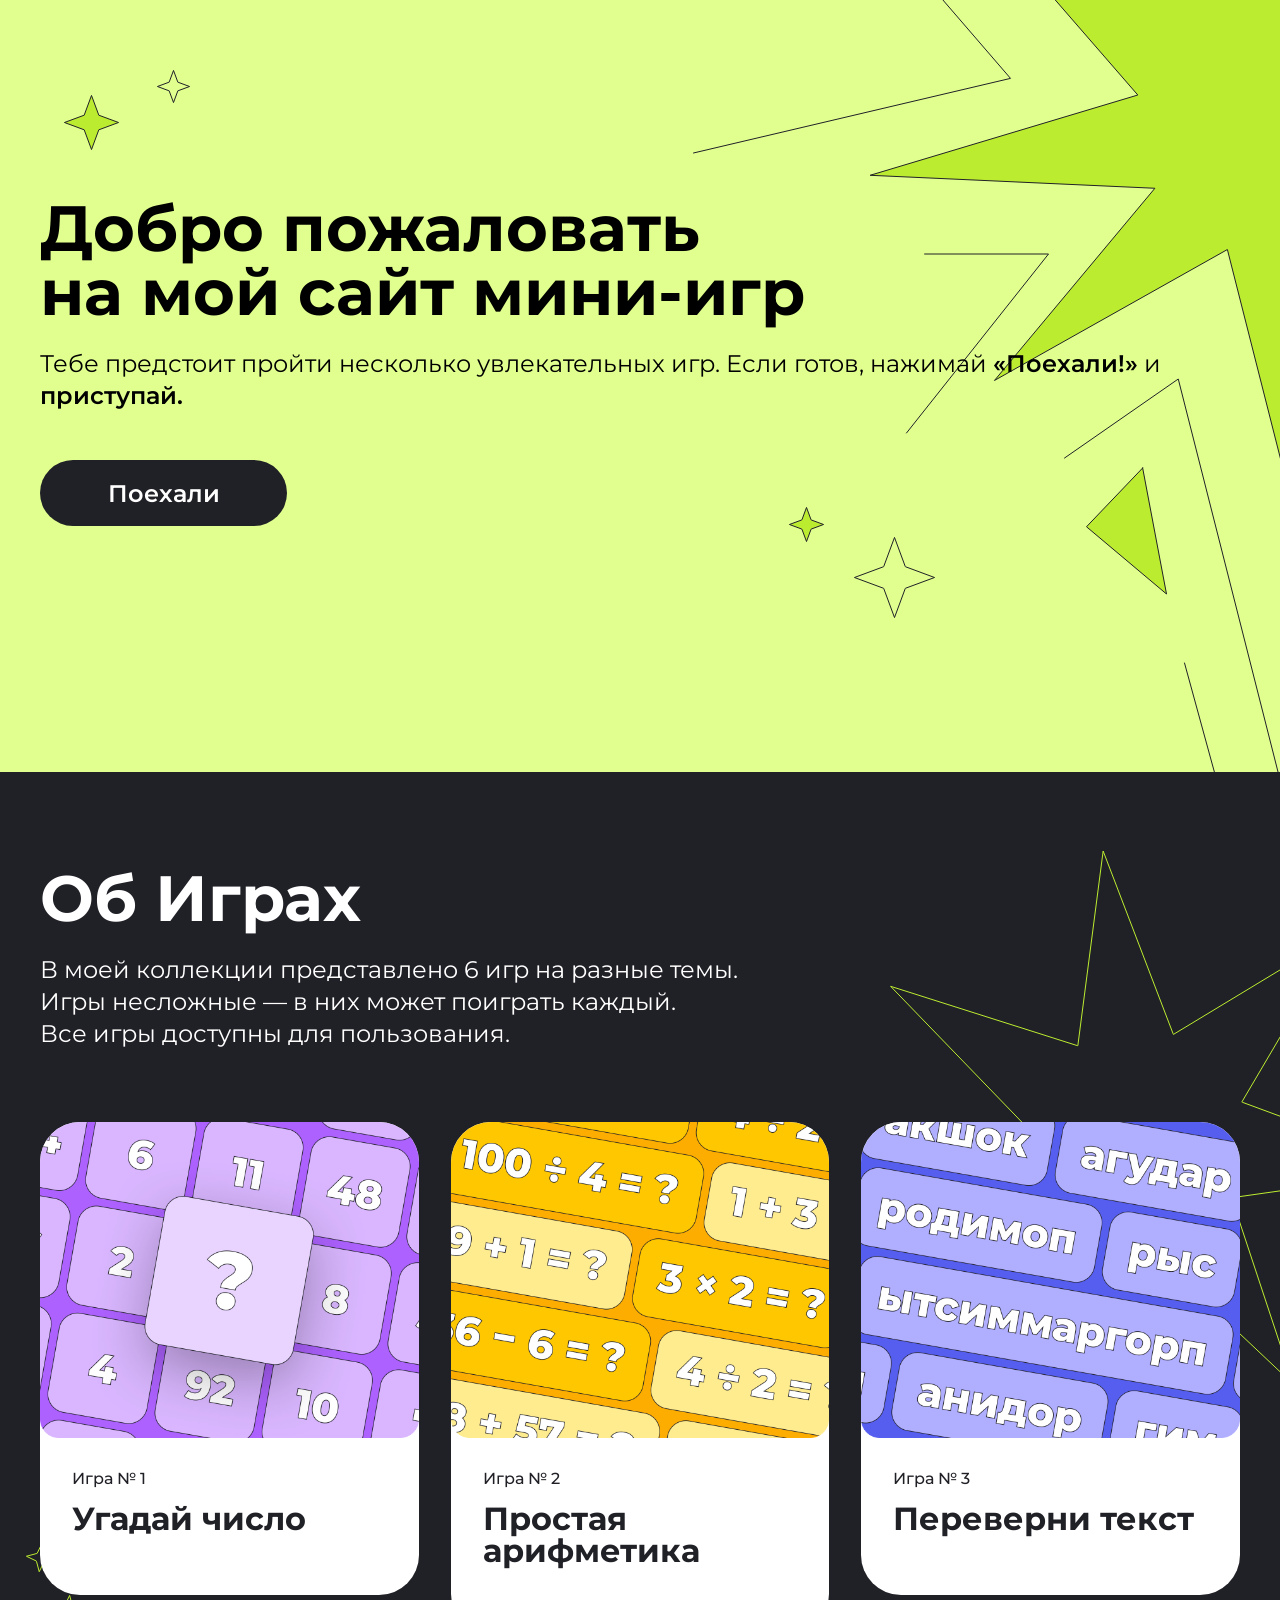
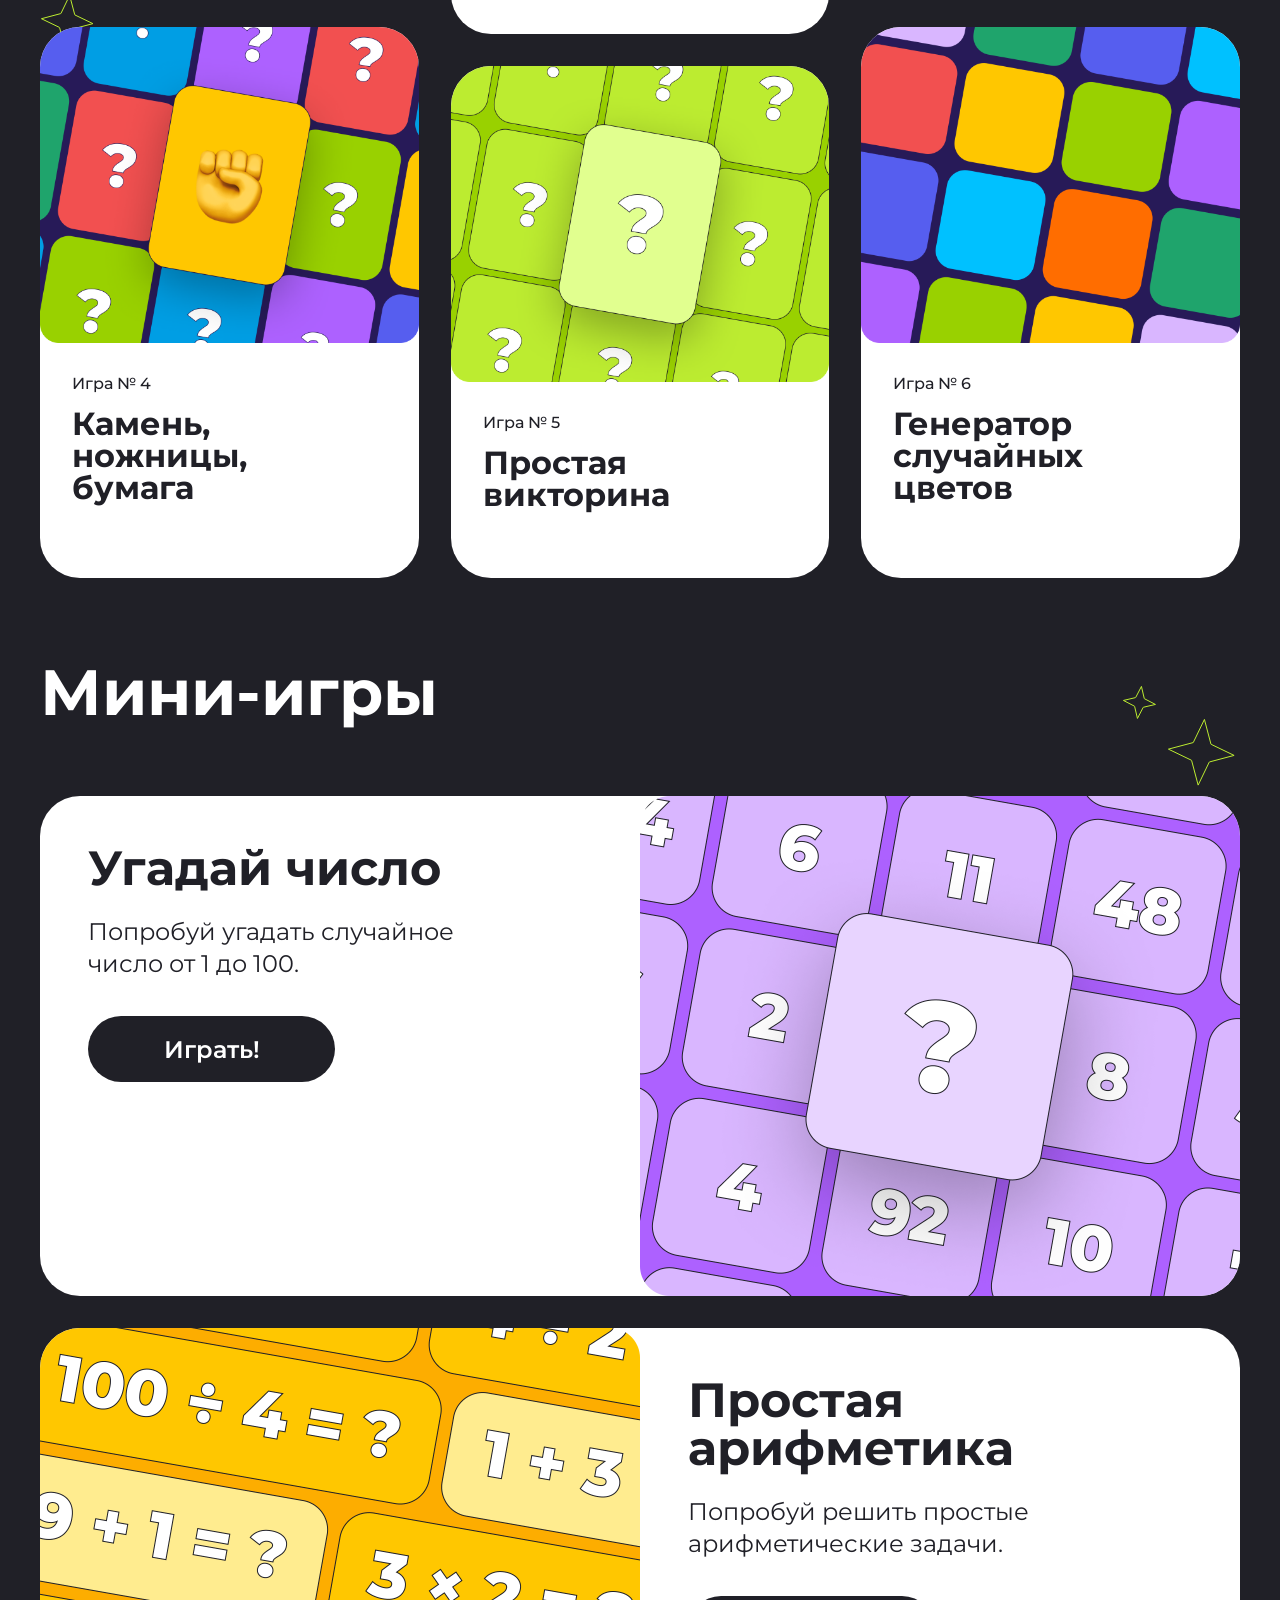
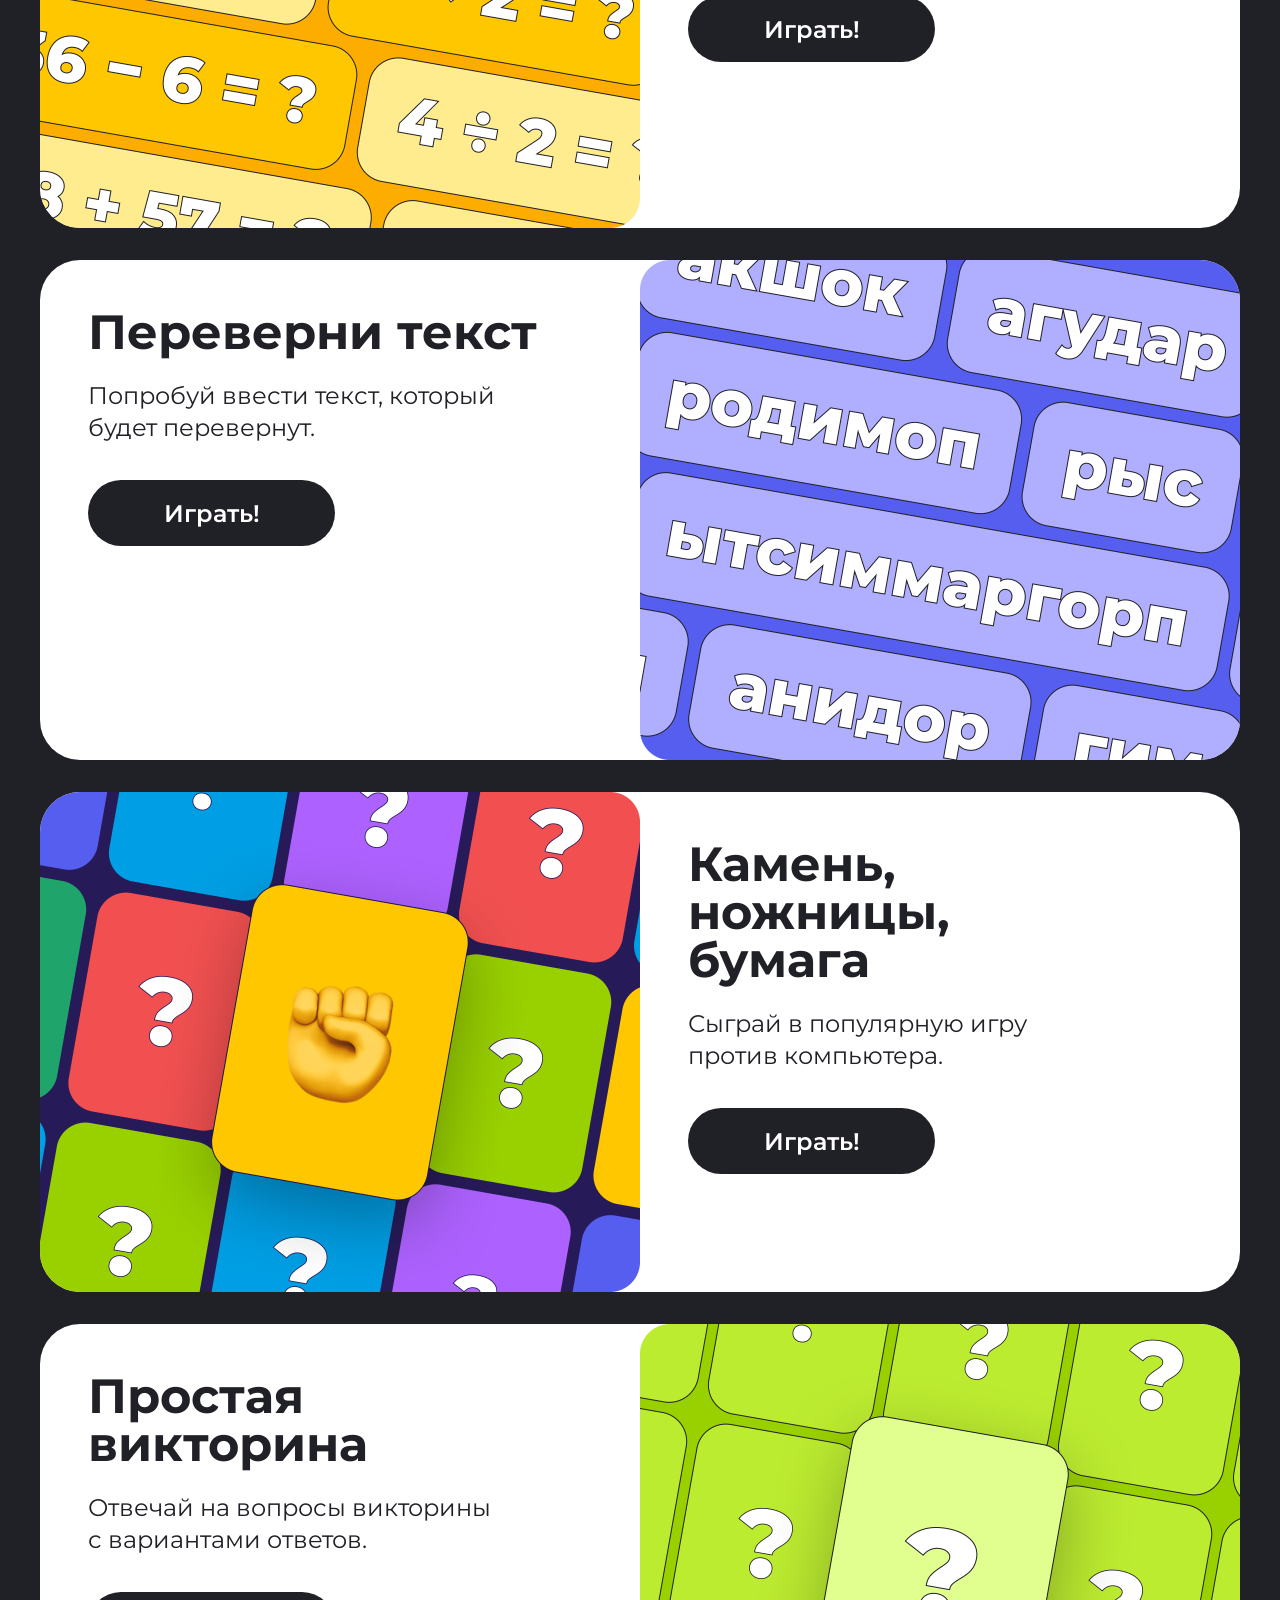
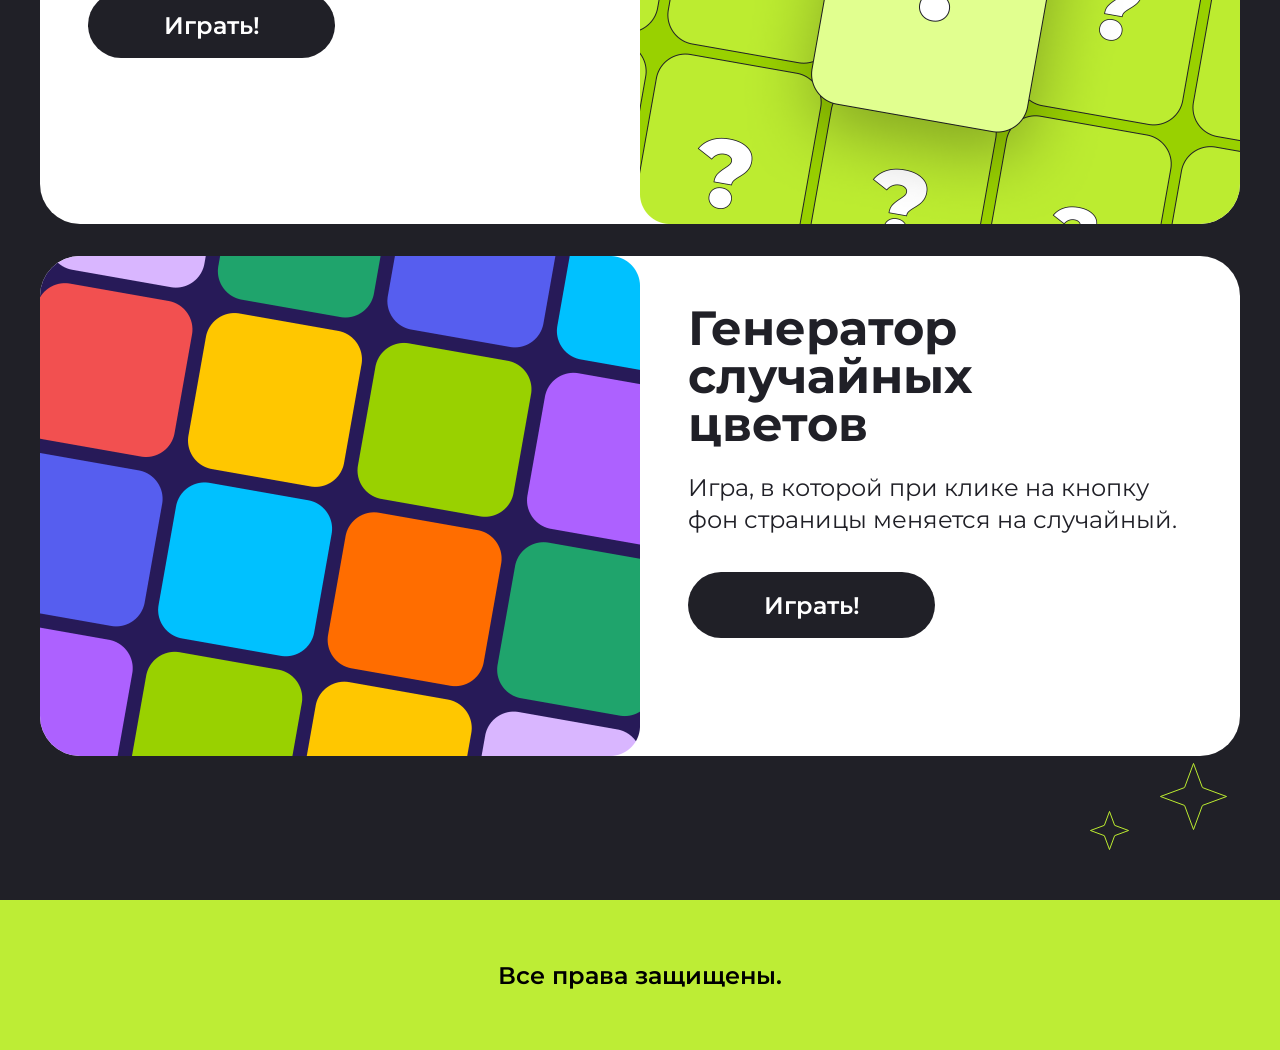
<file: index.html>
<!DOCTYPE html>
<html lang="en">
<head>
    <meta charset="UTF-8">
    <meta name="viewport" content="width=device-width, initial-scale=1.0">
    <link rel="stylesheet" type="text/css" href="./style.css">
    <link rel="preconnect" href="https://fonts.googleapis.com">
    <link rel="preconnect" href="https://fonts.gstatic.com" crossorigin>
    <link href="https://fonts.googleapis.com/css2?family=Montserrat:ital,wght@0,100..900;1,100..900&display=swap" rel="stylesheet">
    <title>Mini-games</title>
</head>
<body>
    <div class="header center">
        <div class="header__star header__star1"><svg width="35" height="35" viewBox="0 0 35 35" fill="none" xmlns="http://www.w3.org/2000/svg"><path d="M21.7578 12.9473L21.8379 13.1621L22.0527 13.2422L33.5586 17.5L22.0527 21.7578L21.8379 21.8379L21.7578 22.0527L17.5 33.5586L13.2422 22.0527L13.1621 21.8379L12.9473 21.7578L1.44043 17.5L12.9473 13.2422L13.1621 13.1621L13.2422 12.9473L17.5 1.44043L21.7578 12.9473Z" stroke="#202027"/></svg></div>
        <div class="header__star header__star2"><svg width="57" height="57" viewBox="0 0 57 57" fill="none" xmlns="http://www.w3.org/2000/svg"><path d="M35.7285 20.9756L35.8086 21.1914L36.0244 21.2715L55.5586 28.5L36.0244 35.7285L35.8086 35.8086L35.7285 36.0244L28.5 55.5586L21.2715 36.0244L21.1914 35.8086L20.9756 35.7285L1.44043 28.5L20.9756 21.2715L21.1914 21.1914L21.2715 20.9756L28.5 1.44043L35.7285 20.9756Z" fill="#BCEC30" stroke="#202027"/></svg></div>
        <div class="header__star header__star3"><svg width="37" height="37" viewBox="0 0 37 37" fill="none" xmlns="http://www.w3.org/2000/svg"><path d="M23.0273 13.6768L23.1074 13.8926L23.3232 13.9727L35.5586 18.5L23.3232 23.0273L23.1074 23.1074L23.0273 23.3232L18.5 35.5586L13.9727 23.3232L13.8926 23.1074L13.6768 23.0273L1.44043 18.5L13.6768 13.9727L13.8926 13.8926L13.9727 13.6768L18.5 1.44043L23.0273 13.6768Z" fill="#BCEC30" stroke="#202027"/></svg></div>
        <div class="header__star header__star4"><svg width="83" height="83" viewBox="0 0 83 83" fill="none" xmlns="http://www.w3.org/2000/svg"><path d="M52.2402 30.4648L52.3193 30.6807L52.5352 30.7598L81.5586 41.5L52.5352 52.2402L52.3193 52.3193L52.2402 52.5352L41.5 81.5586L30.7598 52.5352L30.6807 52.3193L30.4648 52.2402L1.44043 41.5L30.4648 30.7598L30.6807 30.6807L30.7598 30.4648L41.5 1.44043L52.2402 30.4648Z" stroke="#202027"/></svg></div>
        <div class="header__star header__bigstar"><svg width="587" height="798" viewBox="0 0 587 798" fill="none" xmlns="http://www.w3.org/2000/svg"><path d="M241.293 -10L317.5 78.3799L0.5 153" stroke="#202027" stroke-linecap="round"/><path d="M708.182 48.4061C717.611 51.031 980.016 161.965 980.016 161.965L701.611 191.848L877.494 417.66L629.536 263.412L604.272 524.856L534.384 249.531L301.438 380.493L461.905 188.266L177.13 175.289L444.803 95.0267L245.904 -134.041L525.536 -2.49639L589.531 -256.31L618.268 -1.9517L872.98 -177.398L708.182 48.4061Z" fill="#BCEC30" stroke="#202027" stroke-miterlimit="10" stroke-linecap="round"/><path d="M231.582 254H355.5L213.5 433" stroke="#202027" stroke-linecap="round"/><path d="M371.5 458.046L485.26 379L591.382 797" stroke="#202027" stroke-linecap="round"/><path d="M449.659 468L393.5 526.765L473.5 594L449.659 468Z" fill="#BCEC30" stroke="#202027" stroke-linecap="round"/><path d="M491.5 663L525.5 787" stroke="#202027" stroke-linecap="round"/></svg></div>  
        <div class="header__star header__star1Mob"><svg width="21" height="21" viewBox="0 0 21 21" fill="none" xmlns="http://www.w3.org/2000/svg"><path d="M12.8672 7.83789L12.9473 8.05273L13.1621 8.13281L19.5586 10.5L13.1621 12.8672L12.9473 12.9473L12.8672 13.1621L10.5 19.5586L8.13281 13.1621L8.05273 12.9473L7.83789 12.8672L1.44043 10.5L7.83789 8.13281L8.05273 8.05273L8.13281 7.83789L10.5 1.44043L12.8672 7.83789Z" stroke="#202027"/></svg></div>
        <div class="header__star header__star2Mob"><svg width="35" height="35" viewBox="0 0 35 35" fill="none" xmlns="http://www.w3.org/2000/svg"><path d="M21.7578 12.9473L21.8379 13.1621L22.0527 13.2422L33.5586 17.5L22.0527 21.7578L21.8379 21.8379L21.7578 22.0527L17.5 33.5586L13.2422 22.0527L13.1621 21.8379L12.9473 21.7578L1.44043 17.5L12.9473 13.2422L13.1621 13.1621L13.2422 12.9473L17.5 1.44043L21.7578 12.9473Z" fill="#BCEC30" stroke="#202027"/></svg></div>
        <div class="header__star header__star3Mob"><svg width="18" height="18" viewBox="0 0 18 18" fill="none" xmlns="http://www.w3.org/2000/svg"><path d="M10.9619 6.74316L11.042 6.95801L11.2568 7.03809L16.5586 9L11.2568 10.9619L11.042 11.042L10.9619 11.2568L9 16.5586L7.03809 11.2568L6.95801 11.042L6.74316 10.9619L1.44043 9L6.74316 7.03809L6.95801 6.95801L7.03809 6.74316L9 1.44043L10.9619 6.74316Z" fill="#BCEC30" stroke="#202027"/></svg></div>
        <div class="header__star header__star4Mob"><svg width="39" height="41" viewBox="0 0 39 41" fill="none" xmlns="http://www.w3.org/2000/svg"><path d="M24.2949 15.1289L24.3711 15.3457L24.5859 15.4287L37.6201 20.5L24.5859 25.5713L24.3711 25.6543L24.2949 25.8711L19.5 39.4932L14.7051 25.8711L14.6289 25.6543L14.4141 25.5713L1.37891 20.5L14.4141 15.4287L14.6289 15.3457L14.7051 15.1289L19.5 1.50586L24.2949 15.1289Z" stroke="#202027"/></svg></div>
        <div class="header__star header__bigstarMob"><svg width="160" height="155" viewBox="0 0 160 155" fill="none" xmlns="http://www.w3.org/2000/svg"><path d="M163.245 10.1084C166.091 10.8901 245.303 43.9262 245.303 43.9262L161.261 52.8255L214.355 120.072L139.504 74.1374L131.878 151.995L110.781 70.0034L40.4614 109.004L88.9017 51.7588L2.93664 47.8942L83.7388 23.992L23.6975 -44.2244L108.11 -5.0504L127.428 -80.6361L136.103 -4.88818L212.993 -57.1361L163.245 10.1084Z" fill="#BCEC30" stroke="#202027" stroke-miterlimit="10" stroke-linecap="round"/></svg></div>
        <div class="header__title">Добро пожаловать<br>на мой сайт мини-игр</div>
        <div class="header__description">Тебе предстоит пройти несколько увлекательных игр. Если готов, нажимай <span>«Поехали!»</span> и <span>приступай.</span></div>
        <div class="header__btn">
            <a class="header__btn--go" href="#about-games-place">
                <span class="header__btn-link">Поехали</span>
            </a>
        </div>
    </div>
    <div class="page-wrapper"> 
        <div class="page-wrapper__bigstar"><svg width="458" height="567" viewBox="0 0 458 567" fill="none" xmlns="http://www.w3.org/2000/svg"><path d="M311.161 184.877L311.375 185.435L311.886 185.126L479.433 83.8167L380.124 252.557L379.822 253.073L380.382 253.28L564.052 321.108L370.208 348.674L369.616 348.758L369.804 349.326L431.289 535.215L288.879 400.849L288.444 400.439L288.117 400.94L181.119 564.91L197.378 369.793L197.429 369.197L196.833 369.254L1.92162 387.833L164.61 278.892L165.107 278.56L164.691 278.129L28.6394 137.326L215.247 196.597L215.817 196.778L215.894 196.186L241.151 2.02592L311.161 184.877Z" stroke="#BCEC30"/></svg></div>
        <div class="page-wrapper__star1"><svg width="32" height="32" viewBox="0 0 32 32" fill="none" xmlns="http://www.w3.org/2000/svg"><path d="M19.7299 11.9161L19.7892 12.1375L19.9965 12.2377L29.7633 16.9489L19.282 19.7301L19.0596 19.7894L18.9593 19.9966L14.2472 29.7633L11.467 19.2821L11.4077 19.0597L11.2015 18.9596L1.43379 14.2474L11.9159 11.4672L12.1374 11.4079L12.2375 11.2016L16.9487 1.43382L19.7299 11.9161Z" stroke="#BCEC30"/></svg></div>
        <div class="page-wrapper__star2"><svg width="55" height="55" viewBox="0 0 55 55" fill="none" xmlns="http://www.w3.org/2000/svg"><path d="M34.7319 20.6643L34.7912 20.8867L34.9985 20.986L52.916 29.6302L33.6877 34.7322L33.4652 34.7914L33.365 34.9987L24.7208 52.9162L19.6188 33.6878L19.5605 33.4655L19.3533 33.3653L1.43475 24.7209L20.6641 19.619L20.8865 19.5608L20.9857 19.3534L29.63 1.43493L34.7319 20.6643Z" stroke="#BCEC30"/></svg></div>
        <div class="page-wrapper__star3"><svg width="35" height="35" viewBox="0 0 35 35" fill="none" xmlns="http://www.w3.org/2000/svg"><path d="M22.2469 13.4283L22.2998 13.6524L22.5041 13.7585L33.446 19.4276L21.4491 22.2469L21.2251 22.2997L21.119 22.504L15.4488 33.4458L12.6306 21.449L12.5777 21.225L12.3734 21.1189L1.43062 15.4486L13.4284 12.6305L13.6524 12.5776L13.7585 12.3734L19.4278 1.43043L22.2469 13.4283Z" stroke="#BCEC30"/></svg></div>
        <div class="page-wrapper__star4"><svg width="69" height="69" viewBox="0 0 69 69" fill="none" xmlns="http://www.w3.org/2000/svg"><path d="M43.9327 26.0287L43.991 26.251L44.1982 26.3512L67.1165 37.4068L42.5217 43.9326L42.2993 43.9909L42.2001 44.1982L31.1435 67.1164L24.6187 42.5216L24.5595 42.2992L24.3522 42.2L1.434 31.1434L26.0287 24.6186L26.2512 24.5593L26.3514 24.3521L37.407 1.43385L43.9327 26.0287Z" stroke="#BCEC30"/></svg></div>
        <div class="page-wrapper__star5"><svg width="69" height="69" viewBox="0 0 69 69" fill="none" xmlns="http://www.w3.org/2000/svg"><path d="M43.3496 25.3555L43.4287 25.5713L43.6445 25.6504L67.5586 34.5L43.6445 43.3496L43.4287 43.4287L43.3496 43.6445L34.5 67.5586L25.6504 43.6445L25.5713 43.4287L25.3555 43.3496L1.44043 34.5L25.3555 25.6504L25.5713 25.5713L25.6504 25.3555L34.5 1.44043L43.3496 25.3555Z" stroke="#BCEC30"/></svg></div>
        <div class="page-wrapper__star6"><svg width="41" height="41" viewBox="0 0 41 41" fill="none" xmlns="http://www.w3.org/2000/svg"><path d="M25.5684 15.1367L25.6475 15.3525L25.8633 15.4316L39.5586 20.5L25.8633 25.5684L25.6475 25.6475L25.5684 25.8633L20.5 39.5586L15.4316 25.8633L15.3525 25.6475L15.1367 25.5684L1.44043 20.5L15.1367 15.4316L15.3525 15.3525L15.4316 15.1367L20.5 1.44043L25.5684 15.1367Z" stroke="#BCEC30"/></svg></div>
        <div class="about-games" id="about-games-place">
            <div class="about-games__title">Об Играх</div>
            <div class="about-games__description">В моей коллекции представлено 6 игр на разные темы.<br>Игры несложные — в них может поиграть каждый.<br>Все игры доступны для пользования.</div>
            <div class="about-games__table">
                <a href="#game1" class="about-games__game-card">
                    <img src="img/GuessNumber.png" alt="GuessNumber" class="about-games__images" loading="lazy">
                    <div class="about-games__game-number">Игра № 1</div>
                    <div class="about-games__game-title">Угадай число</div>
                </a>
                <a href="#game4" class="about-games__game-card">
                    <img src="img/RockPaper.png" alt="RockPaper" class="about-games__images" loading="lazy">
                    <div class="about-games__game-number">Игра № 4</div>
                    <div class="about-games__game-title">Камень,<br>ножницы,<br>бумага</div>
                </a>
                <a href="#game2" class="about-games__game-card">
                    <img src="img/SimpleArithmetic.png" alt="SimpleArithmetic" class="about-games__images" loading="lazy">
                    <div class="about-games__game-number">Игра № 2</div>
                    <div class="about-games__game-title">Простая<br>арифметика</div>
                </a>
                <a href="#game5" class="about-games__game-card">
                    <img src="img/SimpleQuiz.png" alt="SimpleQuiz" class="about-games__images" loading="lazy">
                    <div class="about-games__game-number">Игра № 5</div>
                    <div class="about-games__game-title">Простая<br>викторина</div>
                </a>
                <a href="#game3" class="about-games__game-card">
                    <img src="img/TurnText.png" alt="TurnText" class="about-games__images" loading="lazy">
                    <div class="about-games__game-number">Игра № 3</div>
                    <div class="about-games__game-title">Переверни текст</div>
                </a>               
                <a href="#game6" class="about-games__game-card">
                    <img src="img/ColorGenerator.png" alt="ColorGenerator" class="about-games__images" loading="lazy">
                    <div class="about-games__game-number">Игра № 6</div>
                    <div class="about-games__game-title">Генератор<br>случайных<br>цветов</div>
                </a>
            </div>
        </div>
        <div class="mini-games center">
            <div class="mini-games__title">Мини-игры</div>
            <div class="mini-games__table">
                <div class="mini-games__game-card mini-games__game-right" id="game1">
                    <div class="mini-games__content">
                        <div class="mini-games__game-title">Угадай число</div>
                        <div class="mini-games__game-description">Попробуй угадать случайное<br>число от 1 до 100.</div>
                        <button class="mini-games__btn--go" onclick="startGuessNumber()">
                            <span class="mini-games__btn-link">Играть!</span>
                        </button>
                    </div>
                    <img src="img/GuessNumber.png" alt="GuessNumber" class="mini-games__images" loading="lazy">
                </div>
                <div class="mini-games__game-card mini-games__game-left"  id="game2">
                    <img src="img/SimpleArithmetic.png" alt="SimpleArithmetic" class="mini-games__images" loading="lazy">
                    <div class="mini-games__content">
                        <div class="mini-games__game-title">Простая<br>арифметика</div>
                        <div class="mini-games__game-description">Попробуй решить простые<br>арифметические задачи.</div>
                        <button class="mini-games__btn--go" onclick="startSimpleArithmetic()">
                            <span class="mini-games__btn-link">Играть!</span>
                        </button>
                    </div>
                </div>
                <div class="mini-games__game-card mini-games__game-right"  id="game3">
                    <div class="mini-games__content">
                        <div class="mini-games__game-title">Переверни текст</div>
                        <div class="mini-games__game-description">Попробуй ввести текст, который<br>будет перевернут.</div>
                        <button class="mini-games__btn--go" onclick="startTurnText()">
                            <span class="mini-games__btn-link">Играть!</span>
                        </button>
                    </div>
                    <img src="img/TurnText.png" alt="TurnText" class="mini-games__images" loading="lazy">
                </div>
                <div class="mini-games__game-card mini-games__game-left" id="game4">
                    <img src="img/RockPaper.png" alt="RockPaper" class="mini-games__images" loading="lazy">
                    <div class="mini-games__content">
                        <div class="mini-games__game-title">Камень,<br>ножницы,<br>бумага</div>
                        <div class="mini-games__game-description">Сыграй в популярную игру<br>против компьютера.</div>
                        <button class="mini-games__btn--go" onclick="startRockPaper()">
                            <span class="mini-games__btn-link">Играть!</span>
                        </button>
                    </div>
                </div>
                <div class="mini-games__game-card mini-games__game-right" id="game5">
                    <div class="mini-games__content">
                        <div class="mini-games__game-title">Простая<br>викторина</div>
                        <div class="mini-games__game-description">Отвечай на вопросы викторины<br>с вариантами ответов.</div>
                        <button class="mini-games__btn--go" onclick="startSimpleQuiz()">
                            <span class="mini-games__btn-link">Играть!</span>
                        </button>
                    </div>
                    <img src="img/SimpleQuiz.png" alt="SimpleQuiz" class="mini-games__images" loading="lazy">
                </div>
                <div class="mini-games__game-card mini-games__game-left" id="game6">
                    <img src="img/ColorGenerator.png" alt="ColorGenerator" class="mini-games__images" loading="lazy">
                    <div class="mini-games__content">
                        <div class="mini-games__game-title">Генератор<br>случайных<br>цветов</div>
                        <div class="mini-games__game-description">Игра, в которой при клике на кнопку<br>фон страницы меняется на случайный.</div>                
                        <button class="mini-games__btn--go" onclick="startColorGenerator(this)">
                            <span class="mini-games__btn-link">Играть!</span>
                        </button>
                    </div>
                </div>
            </div>
        </div>
    </div>
    <footer class="footer">
        <div class="footer__rights">Все права защищены.</div>
    </footer>
    <script src="./js/GuessNumber.js"></script>
    <script src="./js/SimpleArithmetic.js"></script>
    <script src="./js/TurnText.js"></script>
    <script src="./js/SimpleQuiz.js"></script>
    <script src="./js/RockPaper.js"></script>
    <script src="./js/ColorGenerator.js"></script>
</body>
</html>
</file>
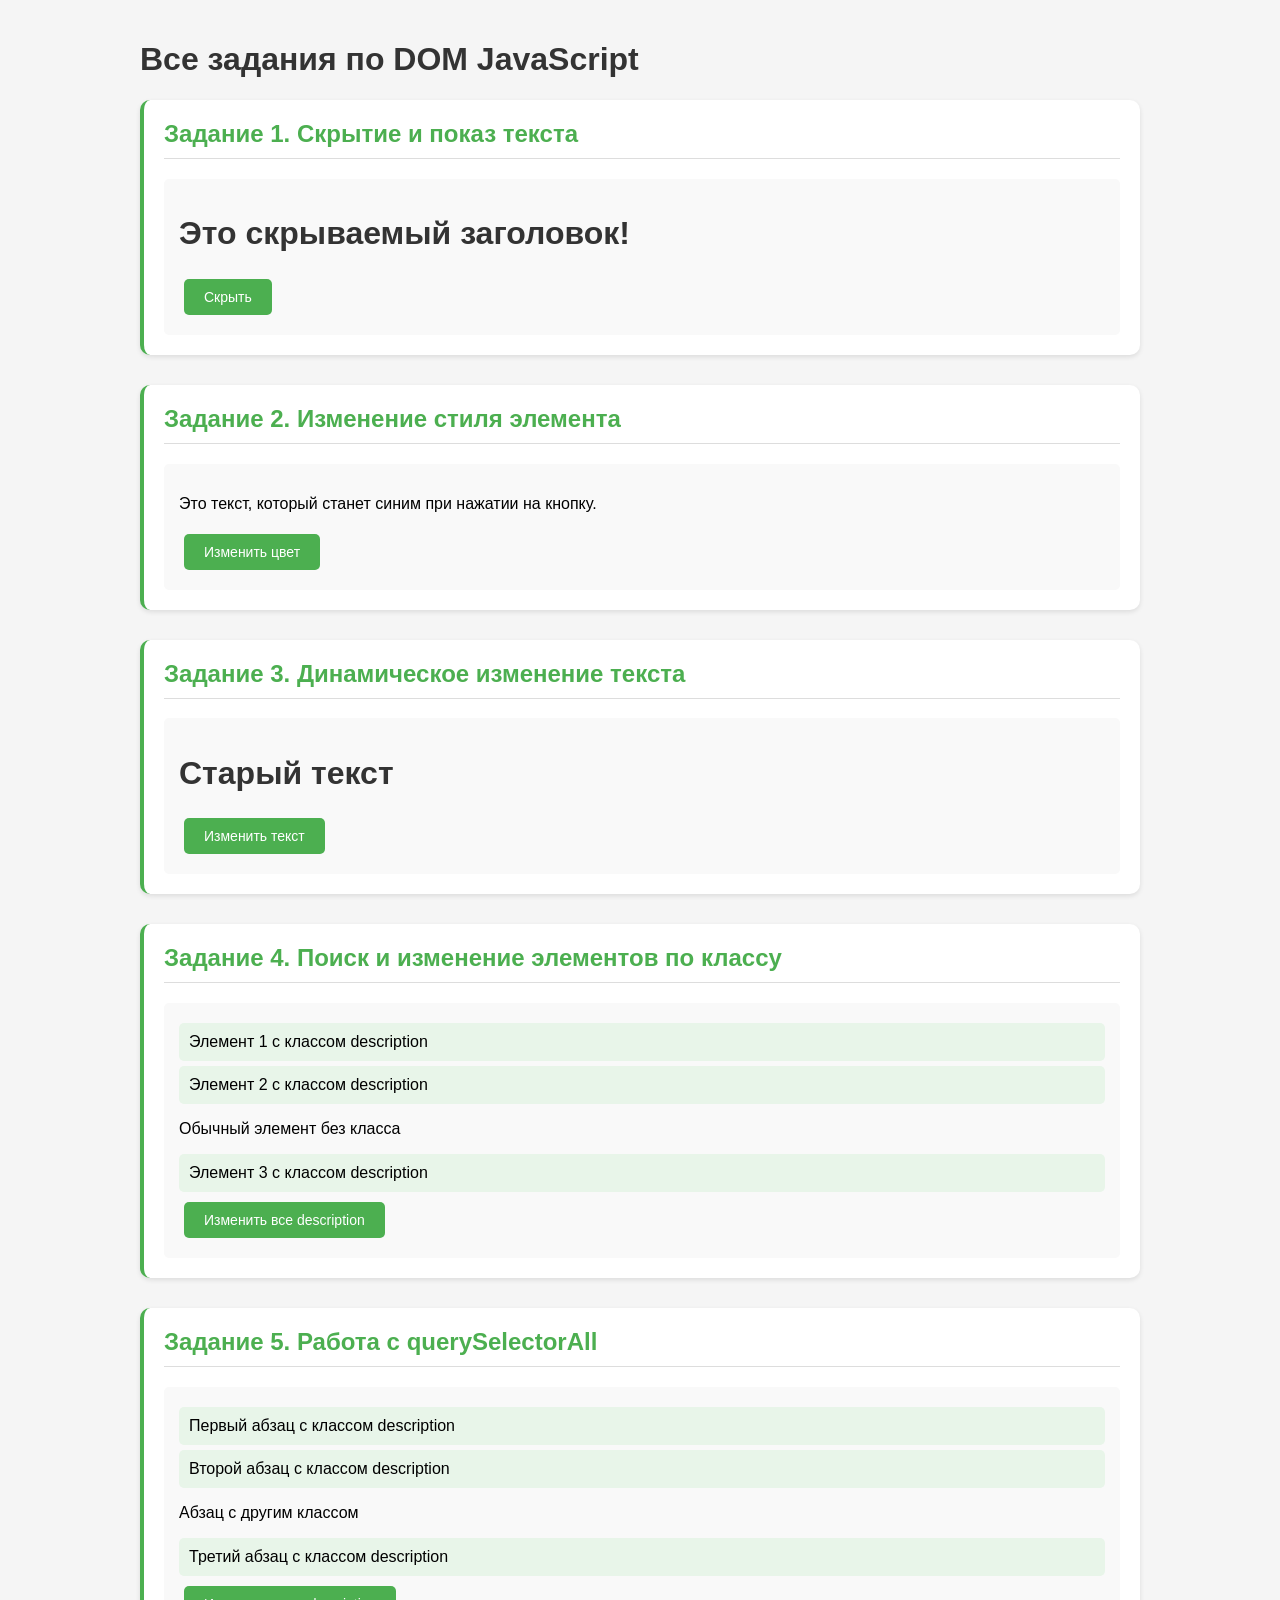
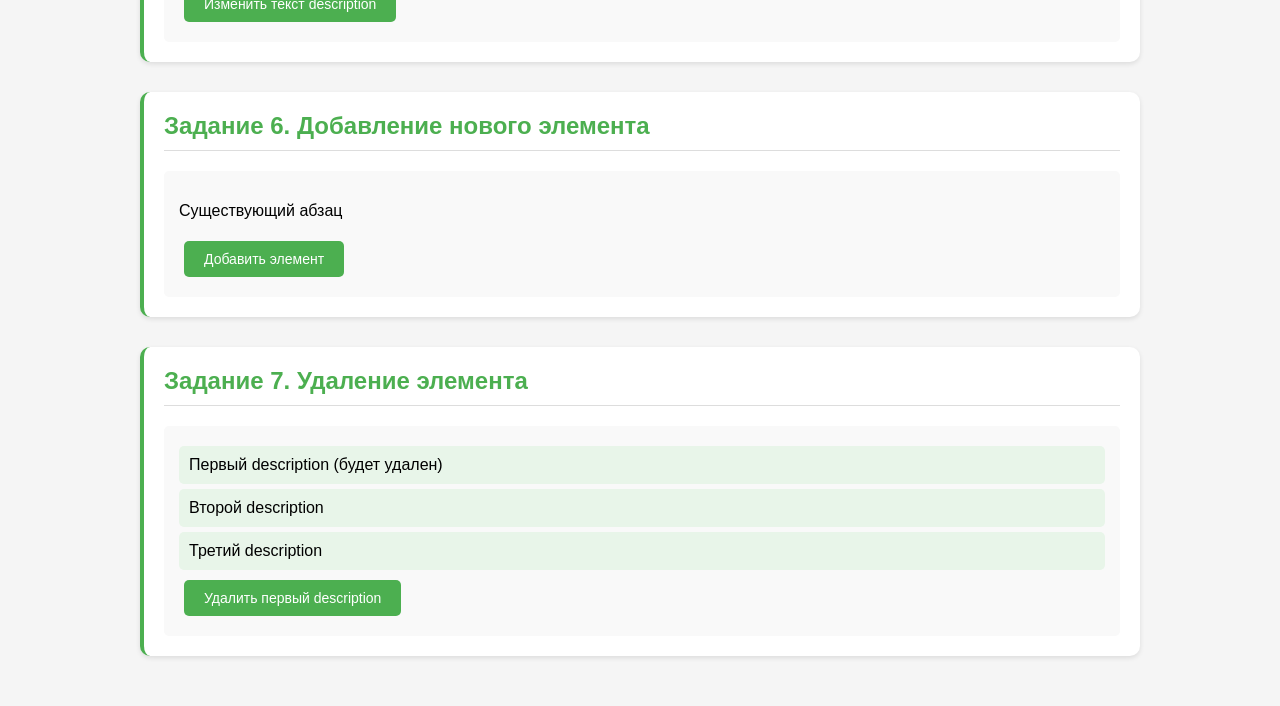
<file: 2-nd course hw/hw8.html>
<!DOCTYPE html>
<html lang="ru">
<head>
    <meta charset="UTF-8">
    <meta name="viewport" content="width=device-width, initial-scale=1.0">
    <title>Все задания по DOM</title>
    <style>
        body {
            font-family: Arial, sans-serif;
            max-width: 1000px;
            margin: 0 auto;
            padding: 20px;
            background-color: #f5f5f5;
        }
        
        h1, h2 {
            color: #333;
        }
        
        .task {
            background-color: white;
            border-radius: 10px;
            padding: 20px;
            margin-bottom: 30px;
            box-shadow: 0 2px 5px rgba(0,0,0,0.1);
            border-left: 4px solid #4CAF50;
        }
        
        .task h2 {
            margin-top: 0;
            color: #4CAF50;
            border-bottom: 1px solid #ddd;
            padding-bottom: 10px;
        }
        
        button {
            background-color: #4CAF50;
            color: white;
            padding: 10px 20px;
            border: none;
            border-radius: 5px;
            cursor: pointer;
            font-size: 14px;
            margin: 5px;
            transition: background-color 0.3s;
        }
        
        button:hover {
            background-color: #45a049;
        }
        
        .description {
            background-color: #e8f5e9;
            padding: 10px;
            border-radius: 5px;
            margin: 5px 0;
        }
        
        .demo-area {
            background-color: #f9f9f9;
            padding: 15px;
            border-radius: 5px;
            margin-top: 10px;
        }
        
        .note {
            color: #666;
            font-style: italic;
            font-size: 14px;
        }
        
    </style>
</head>
<body>
    <h1>Все задания по DOM JavaScript</h1>
    
    <!-- Задание 1: Скрытие и показ текста -->
    <div class="task" id="task1">
        <h2>Задание 1. Скрытие и показ текста</h2>
        <div class="demo-area">
            <h1 id="task1-title">Это скрываемый заголовок!</h1>
            <button id="task1-button">Скрыть</button>
        </div>
    </div>
    
    <!-- Задание 2: Изменение стиля элемента -->
    <div class="task" id="task2">
        <h2>Задание 2. Изменение стиля элемента</h2>
        <div class="demo-area">
            <p id="task2-text">Это текст, который станет синим при нажатии на кнопку.</p>
            <button id="task2-button">Изменить цвет</button>
        </div>
    </div>
    
    <!-- Задание 3: Динамическое изменение текста -->
    <div class="task" id="task3">
        <h2>Задание 3. Динамическое изменение текста</h2>
        <div class="demo-area">
            <h1 id="task3-title">Старый текст</h1>
            <button id="task3-button">Изменить текст</button>
        </div>
    </div>
    
    <!-- Задание 4: Поиск и изменение элементов по классу -->
    <div class="task" id="task4">
        <h2>Задание 4. Поиск и изменение элементов по классу</h2>
        <div class="demo-area">
            <p class="description">Элемент 1 с классом description</p>
            <p class="description">Элемент 2 с классом description</p>
            <p>Обычный элемент без класса</p>
            <p class="description">Элемент 3 с классом description</p>
            <button id="task4-button">Изменить все description</button>
        </div>
    </div>
    
    <!-- Задание 5: Работа с querySelectorAll -->
    <div class="task" id="task5">
        <h2>Задание 5. Работа с querySelectorAll</h2>
        <div class="demo-area">
            <p class="description">Первый абзац с классом description</p>
            <p class="description">Второй абзац с классом description</p>
            <p class="other-class">Абзац с другим классом</p>
            <p class="description">Третий абзац с классом description</p>
            <button id="task5-button">Изменить текст description</button>
        </div>
    </div>
    
    <!-- Задание 6: Добавление нового элемента -->
    <div class="task" id="task6">
        <h2>Задание 6. Добавление нового элемента</h2>
        <div class="demo-area" id="task6-container">
            <p>Существующий абзац</p>
            <button id="task6-button">Добавить элемент</button>
        </div>
    </div>
    
    <!-- Задание 7: Удаление элемента -->
    <div class="task" id="task7">
        <h2>Задание 7. Удаление элемента</h2>
        <div class="demo-area">
            <p class="description">Первый description (будет удален)</p>
            <p class="description">Второй description</p>
            <p class="description">Третий description</p>
            <button id="task7-button">Удалить первый description</button>
        </div>
    </div>

    <script>
        //Задание 1: Скрытие и показ текста
        const title1 = document.querySelector('#task1-title');
        const button1 = document.querySelector('#task1-button');
        
        button1.addEventListener('click', function() {
            if (title1.style.display === 'none') {
                title1.style.display = 'block';
                button1.textContent = 'Скрыть';
            } else {
                title1.style.display = 'none';
                button1.textContent = 'Показать';
            }
        });
        
        //Задание 2: Изменение стиля элемента
        const paragraph2 = document.querySelector('#task2-text');
        const button2 = document.querySelector('#task2-button');
        
        button2.addEventListener('click', function() {
            paragraph2.style.color = 'blue';
            paragraph2.style.fontWeight = 'bold';
        });
        
        //Задание 3: Динамическое изменение текста
        const title3 = document.querySelector('#task3-title');
        const button3 = document.querySelector('#task3-button');
        
        button3.addEventListener('click', function() {
            title3.textContent = 'Привет, мир!';
        });
        
        //Задание 4: Поиск и изменение элементов по классу
        const button4 = document.querySelector('#task4-button');
        
        button4.addEventListener('click', function() {
            const descriptionElements = document.querySelectorAll('#task4 .description');
            descriptionElements.forEach(element => {
                element.textContent = 'Измененный текст';
                element.style.backgroundColor = '#ffeb3b';
            });
        });
        
        //Задание 5: Работа с querySelectorAll
        const button5 = document.querySelector('#task5-button');
        
        button5.addEventListener('click', function() {
            const descriptionElements = document.querySelectorAll('#task5 .description');
            descriptionElements.forEach(element => {
                element.textContent = 'Новый текст';
                element.style.color = 'green';
                element.style.fontWeight = 'bold';
            });
        });
        
        //Задание 6: Добавление нового элемента
        const button6 = document.querySelector('#task6-button');
        const container6 = document.querySelector('#task6-container');
        
        button6.addEventListener('click', function() {
            const newParagraph = document.createElement('p');
            newParagraph.textContent = 'Новый абзац';
            newParagraph.style.color = 'purple';
            newParagraph.style.fontStyle = 'italic';
            container6.appendChild(newParagraph);
        });
        
        //Задание 7: Удаление элемента
        const button7 = document.querySelector('#task7-button');
        
        button7.addEventListener('click', function() {
            const firstDescription = document.querySelector('#task7 .description');
            if (firstDescription) {
                firstDescription.remove();
            } else {
                alert('Больше нет элементов для удаления!');
            }
        });      
    </script>
</body>
</html>
</file>
<file: style.css>
* {
  margin: 0;
  padding: 0;
  box-sizing: border-box;
}

html {
  scroll-behavior: smooth;
}

body {
  font-family: Montserrat, sans-serif;
}

.center {
  padding-left: calc(50% - 600px);
  padding-right: calc(50% - 600px);
}

@media (max-width: 1024px) {
  .center {
    padding-left: 40px;
    padding-right: 40px;
  }
}
@media (max-width: 768px) {
  .center {
    padding-left: 16px;
    padding-right: 16px;
  }
}
@media (hover: none) and (pointer: coarse) {
  .header__btn--go:hover,
  .header__btn-link:hover,
  .mini-games__btn--go:hover,
  .mini-games__btn-link:hover {
    background-color: #202027;
    color: #ffffff;
  }
}
span {
  font-weight: 600;
  font-size: 24px;
  line-height: 32px;
}

@media (max-width: 768px) {
  span {
    font-size: 18px;
    line-height: 24px;
  }
}
.header {
  position: relative;
  background-color: #E1FF8F;
  overflow: hidden;
}
.header__title {
  position: relative;
  z-index: 2;
  padding: 196px 0 24px;
  font-weight: 700;
  font-size: 64px;
  line-height: 100%;
}
.header__description {
  position: relative;
  z-index: 2;
  font-weight: 400;
  font-size: 24px;
  line-height: 32px;
  padding-bottom: 48px;
}
.header__btn {
  position: relative;
  z-index: 2;
  padding-bottom: 246px;
}
.header__btn--go {
  display: inline-block;
  min-width: 247px;
  min-height: 66px;
  max-height: 66px;
  border: 1px solid transparent;
  border-radius: 60px;
  padding: 0;
  background-color: #202027;
  cursor: pointer;
  text-decoration: none;
}
.header__btn--go:hover {
  background-color: #fff;
  border-color: #202027;
  color: #202027;
}
.header__btn-link {
  text-decoration: none;
  color: #ffffff;
  display: flex;
  align-items: center;
  justify-content: center;
  width: 100%;
  height: 100%;
  padding: 16px 28px;
  border-radius: 60px;
  font-family: Montserrat;
  font-weight: 600;
  font-size: 24px;
  line-height: 142%;
  text-align: center;
}
.header__btn-link:link, .header__btn-link:visited, .header__btn-link:active, .header__btn-link:focus {
  text-decoration: none;
  color: #ffffff;
}
.header__btn-link:hover {
  color: #202027;
}
.header__star {
  z-index: 1;
}
.header__star1 {
  position: absolute;
  top: 69px;
  left: 156px;
}
.header__star2 {
  position: absolute;
  top: 94px;
  left: 63px;
}
.header__star3 {
  position: absolute;
  bottom: 225px;
  right: 455px;
}
.header__star4 {
  position: absolute;
  bottom: 149px;
  right: 344px;
}
.header__bigstar {
  position: absolute;
  top: 0;
  right: 0;
}
.header__star1Mob, .header__star2Mob, .header__star3Mob, .header__star4Mob, .header__bigstarMob {
  display: none;
}
@media (max-width: 1024px) {
  .header__title {
    font-size: 48px;
    padding: 120px 0 20px;
  }
  .header__description {
    font-size: 20px;
    line-height: 28px;
    padding-bottom: 40px;
  }
  .header__btn {
    padding-bottom: 120px;
  }
}
@media (max-width: 768px) {
  .header__bigstar, .header__star1, .header__star2, .header__star3, .header__star4 {
    display: none;
  }
  .header__star1Mob, .header__star2Mob, .header__star3Mob, .header__star4Mob, .header__bigstarMob {
    display: flex;
    position: absolute;
  }
  .header__star1Mob {
    top: 64px;
    left: 91px;
  }
  .header__star2Mob {
    top: 97px;
    left: 37px;
  }
  .header__star3Mob {
    bottom: 125px;
    right: 86px;
  }
  .header__star4Mob {
    bottom: 79px;
    right: 34px;
  }
  .header__bigstarMob {
    right: 0;
  }
  .header__title {
    font-size: 40px;
    padding: 147px 0 16px;
    text-align: center;
  }
  .header__description {
    font-size: 16px;
    margin-bottom: 36px;
    text-align: center;
  }
  .header__btn {
    padding-bottom: 182px;
    display: flex;
    justify-content: center;
  }
  .header__btn--go {
    min-width: 285px;
    min-height: 56px;
    max-height: 56px;
  }
  .header__btn-link {
    font-size: 16px;
    padding: 12px 24px;
  }
}

.page-wrapper {
  background-color: #202027;
  min-height: 100vh;
  position: relative;
  padding-bottom: 144px;
  z-index: 0;
  overflow: hidden;
}
.page-wrapper__bigstar {
  position: absolute;
  top: 77px;
  right: -40px;
  z-index: 1;
  pointer-events: none;
}
.page-wrapper__star1 {
  position: absolute;
  top: 770px;
  left: 25px;
  z-index: 1;
  pointer-events: none;
}
.page-wrapper__star2 {
  position: absolute;
  top: 822px;
  left: 40px;
  z-index: 1;
  pointer-events: none;
}
.page-wrapper__star3 {
  position: absolute;
  top: 1513px;
  right: 123px;
  z-index: 1;
  pointer-events: none;
}
.page-wrapper__star4 {
  position: absolute;
  top: 1546px;
  right: 44px;
  z-index: 1;
  pointer-events: none;
}
.page-wrapper__star5 {
  position: absolute;
  bottom: 65px;
  right: 52px;
  z-index: 1;
  pointer-events: none;
}
.page-wrapper__star6 {
  position: absolute;
  bottom: 45px;
  right: 150px;
  z-index: 1;
  pointer-events: none;
}
@media (max-width: 768px) {
  .page-wrapper {
    padding-bottom: 10px;
  }
  .page-wrapper__bigstar, .page-wrapper__star1, .page-wrapper__star2, .page-wrapper__star3, .page-wrapper__star4, .page-wrapper__star5, .page-wrapper__star6 {
    display: none;
  }
}

.about-games {
  max-width: 1200px;
  margin-left: auto;
  margin-right: auto;
  padding: 94px 0 50px;
  position: relative;
}
.about-games__images {
  width: 100%;
  height: auto;
  -o-object-fit: contain;
     object-fit: contain;
  border-radius: 40px 40px 0 0;
}
.about-games__title {
  font-weight: 700;
  font-size: 64px;
  line-height: 100%;
  color: #ffffff;
  margin-bottom: 24px;
}
.about-games__description {
  font-weight: 400;
  font-size: 24px;
  line-height: 32px;
  color: #ffffff;
  margin-bottom: 72px;
}
.about-games__table {
  -moz-column-count: 3;
       column-count: 3;
  -moz-column-gap: 32px;
       column-gap: 32px;
}
.about-games__game-card {
  display: flex;
  flex-direction: column;
  justify-content: center;
  background-color: #ffffff;
  border-radius: 40px;
  margin: 0 0 32px;
  -moz-column-break-inside: avoid;
       break-inside: avoid;
  width: 100%;
  height: auto;
  max-height: none;
  text-decoration: none;
  transition: transform 0.3s ease;
  position: relative;
  z-index: 2;
}
.about-games__game-card:hover {
  transform: scale(1.05);
}
.about-games__game-card:nth-child(1) {
  min-height: 473px;
}
.about-games__game-card:nth-child(2) {
  min-height: 551px;
}
.about-games__game-card:nth-child(3) {
  min-height: 512px;
}
.about-games__game-card:nth-child(4) {
  min-height: 512px;
}
.about-games__game-card:nth-child(5) {
  min-height: 473px;
}
.about-games__game-card:nth-child(6) {
  min-height: 551px;
}
.about-games__game-number {
  color: #202027;
  font-weight: 500;
  font-size: 16px;
  line-height: 110%;
  margin: 32px 0 16px 32px;
}
.about-games__game-title {
  color: #202027;
  font-weight: 700;
  font-size: 32px;
  line-height: 100%;
  letter-spacing: 0px;
  margin: 0 0 36px 32px;
  flex: 1;
}
@media (max-width: 1024px) {
  .about-games {
    padding: 60px 40px 40px;
  }
  .about-games__title {
    font-size: 48px;
    margin-bottom: 20px;
  }
  .about-games__description {
    font-size: 20px;
    line-height: 28px;
    margin-bottom: 48px;
  }
  .about-games__table {
    -moz-column-count: 2;
         column-count: 2;
    -moz-column-gap: 24px;
         column-gap: 24px;
  }
  .about-games__game-card {
    margin: 0 0 24px;
    border-radius: 32px;
  }
  .about-games__game-card:nth-child(1), .about-games__game-card:nth-child(2), .about-games__game-card:nth-child(3), .about-games__game-card:nth-child(4), .about-games__game-card:nth-child(5), .about-games__game-card:nth-child(6) {
    min-height: auto;
  }
  .about-games__game-number {
    margin: 24px 0 12px 24px;
  }
  .about-games__game-title {
    font-size: 28px;
    margin: 0 0 24px 24px;
  }
  .about-games__images {
    border-radius: 32px 32px 0 0;
  }
}
@media (max-width: 768px) {
  .about-games {
    display: none;
  }
}

.mini-games {
  margin-left: auto;
  margin-right: auto;
}
.mini-games__title {
  color: #ffffff;
  font-weight: 700;
  font-size: 64px;
  line-height: 100%;
  padding-bottom: 72px;
}
.mini-games__table {
  display: grid;
  gap: 32px;
}
.mini-games__game-card {
  display: grid;
  grid-template-columns: 1fr 1fr;
  align-items: start;
  background-color: #fff;
  border-radius: 40px;
  overflow: hidden;
  position: relative;
  z-index: 2;
}
.mini-games__game-left {
  grid-template-areas: "image content";
}
.mini-games__game-right {
  grid-template-areas: "content image";
}
.mini-games__images {
  grid-area: image;
  width: 100%;
  height: 100%;
  -o-object-fit: cover;
     object-fit: cover;
  display: block;
}
.mini-games__content {
  grid-area: content;
  padding: 48px;
  display: flex;
  flex-direction: column;
  justify-content: center;
}
.mini-games__game-title {
  font-weight: 700;
  font-size: 48px;
  line-height: 100%;
  margin-bottom: 24px;
  color: #202027;
}
.mini-games__game-description {
  font-weight: 400;
  font-size: 24px;
  line-height: 32px;
  color: #202027;
}
.mini-games__btn--go {
  margin-top: 36px;
  max-width: 247px;
  min-height: 66px;
  max-height: 66px;
  border: 1px solid transparent;
  border-radius: 60px;
  padding: 0;
  background-color: #202027;
  cursor: pointer;
  appearance: none;
  -webkit-appearance: none;
  -moz-appearance: none;
}
@media (min-width: 769px) {
  .mini-games__btn--go:hover {
    background-color: #fff;
    border-color: #202027;
    color: #202027;
  }
}
@media (max-width: 768px) {
  .mini-games__btn--go {
    min-height: 55px;
  }
}
.mini-games__btn-link {
  text-decoration: none;
  color: #ffffff;
  display: flex;
  align-items: center;
  justify-content: center;
  width: 100%;
  height: 100%;
  padding: 16px 28px;
  border-radius: 60px;
  font-family: Montserrat;
  font-weight: 600;
  font-size: 24px;
  line-height: 142%;
  text-align: center;
}
.mini-games__btn-link:link, .mini-games__btn-link:visited, .mini-games__btn-link:active, .mini-games__btn-link:focus {
  text-decoration: none;
  color: #ffffff;
}
@media (min-width: 769px) {
  .mini-games__btn-link:hover {
    color: #202027;
  }
}
@media (max-width: 768px) {
  .mini-games__title {
    padding: 48px 0 48px;
    font-weight: 700;
    font-size: 40px;
    vertical-align: middle;
  }
  .mini-games__game-card, .mini-games__game-left, .mini-games__game-right {
    grid-template-columns: 1fr;
    grid-template-areas: "image" "content";
    border-radius: 24px;
  }
  .mini-games__game-title {
    font-size: 32px;
    margin-bottom: 16px;
  }
  .mini-games__game-description {
    font-size: 16px;
    line-height: 100%;
  }
  .mini-games__content {
    padding: 48px 16px;
  }
  .mini-games__images {
    max-height: 300px;
    -o-object-fit: cover;
       object-fit: cover;
    background-color: #f5f5f5;
  }
  .mini-games__btn--go {
    margin-top: 32px;
    min-width: 285px;
  }
  .mini-games__btn-link {
    font-size: 16px;
  }
}

.footer {
  min-height: 150px;
  background-color: #BDED35;
  display: flex;
  align-items: center;
  justify-content: center;
}
@media (max-width: 768px) {
  .footer {
    min-height: 100px;
  }
}
.footer__rights {
  font-weight: 600;
  font-size: 24px;
  text-align: center;
}
@media (max-width: 768px) {
  .footer__rights {
    font-size: 16px;
  }
}/*# sourceMappingURL=style.css.map */
</file>
